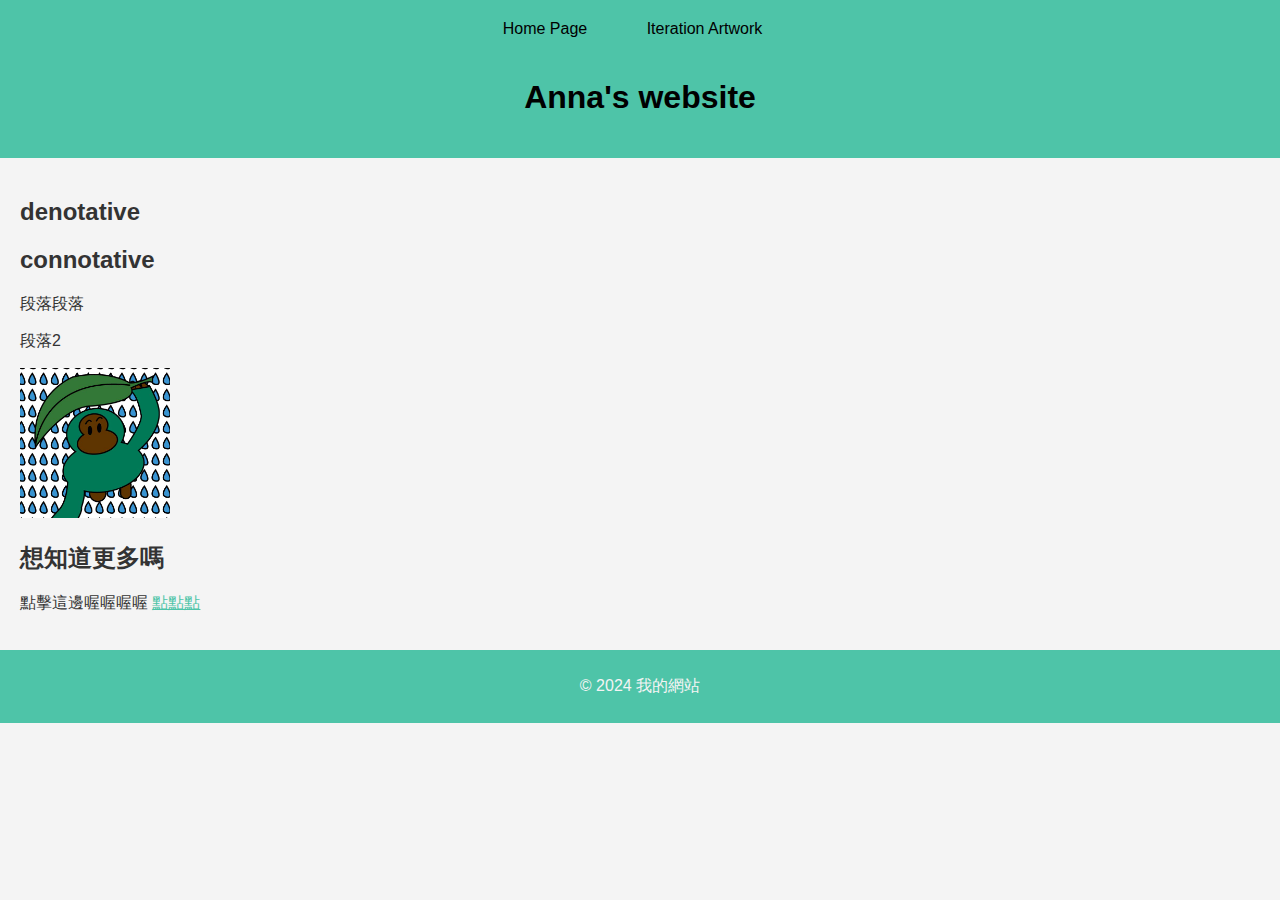
<file: index.html>
<!DOCTYPE html>
<html lang = 'zh'>
    <head>
        <meta charset = 'UTF-8'>
        <meta name = 'viewport' content  = 'width=device-width, initial-scale=1.0'>
        <title>Anna's website</title>
        <link rel="stylesheet" href="styles.css">
    </head>
    <body>
        <header>
            <nav>
                <ul>
                    <li><a href='index.html'>Home Page</a></li>
                    <li><a href='iteration.html'>Iteration Artwork</a></li>
                </ul>
            </nav>
            <h1>Anna's website</h1>
        </header>
        <main>
            <section>
                <h2>denotative</h2>
                <h2>connotative</h2>
                <p>段落段落</p>
                <p>段落2</p>
                <img src="img/gorilla_rain.jpg" alt="猩猩遮雨" width="150" height="auto">
            </section>
            <section>
                <h2>想知道更多嗎</h2>
                <p>點擊這邊喔喔喔喔 <a href="https://chatgpt.com/">點點點</a></p>
            </section>
        </main>
        <footer>
            <p>&copy; 2024 我的網站</p>
        </footer>
        <script src="script.js"></script>
    </body>
</html>
</file>
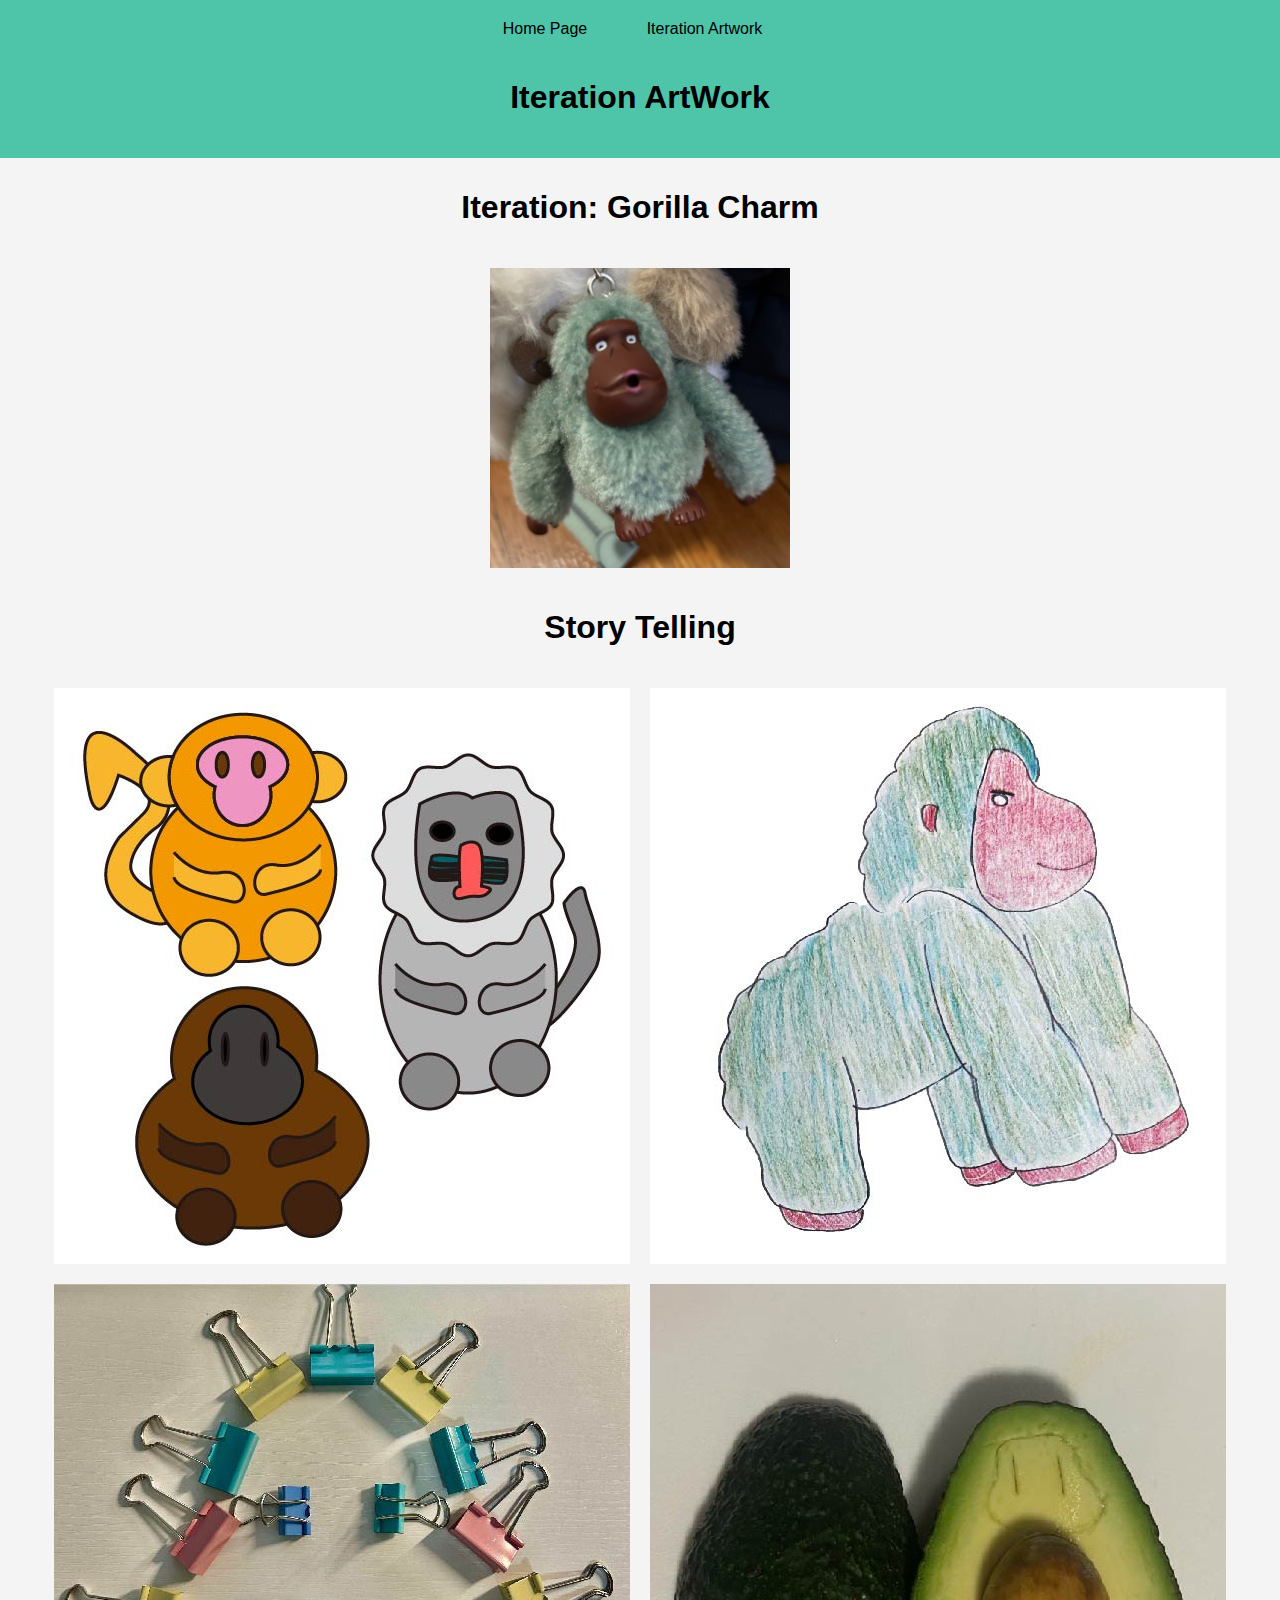
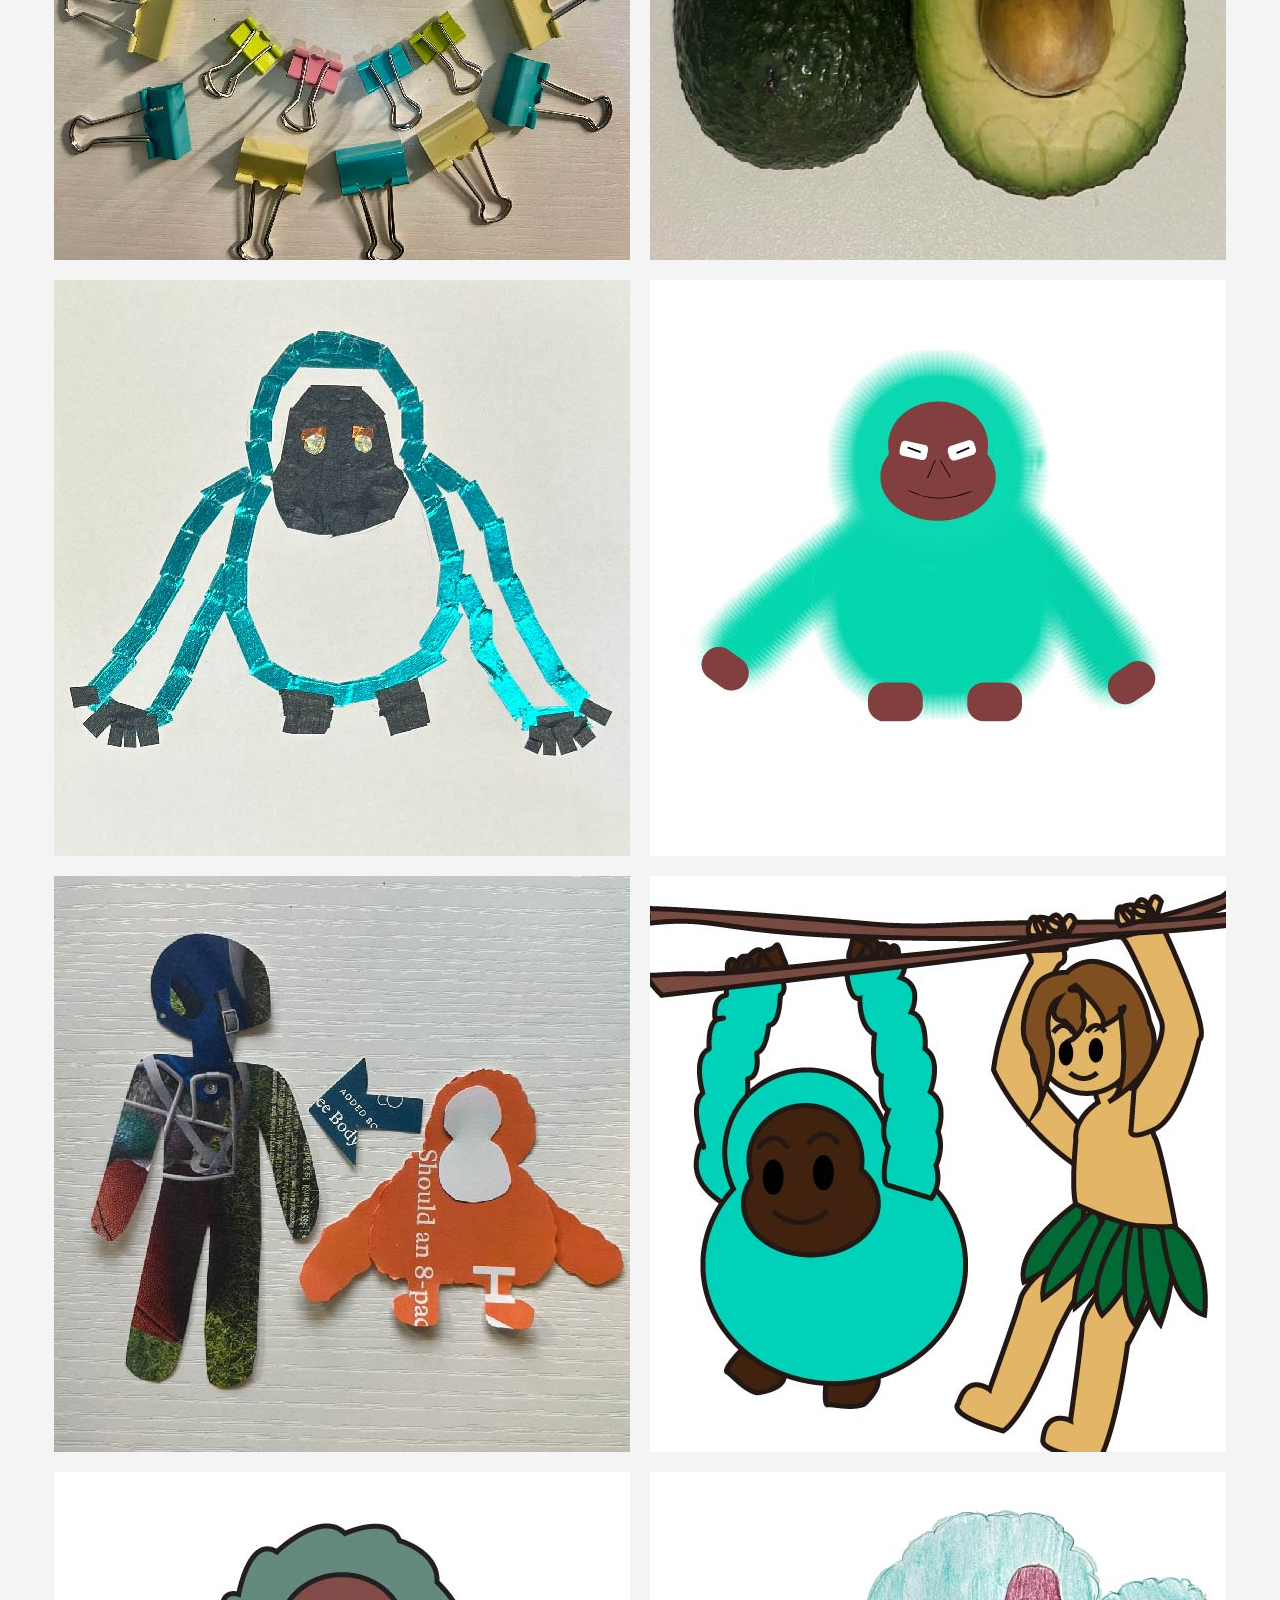
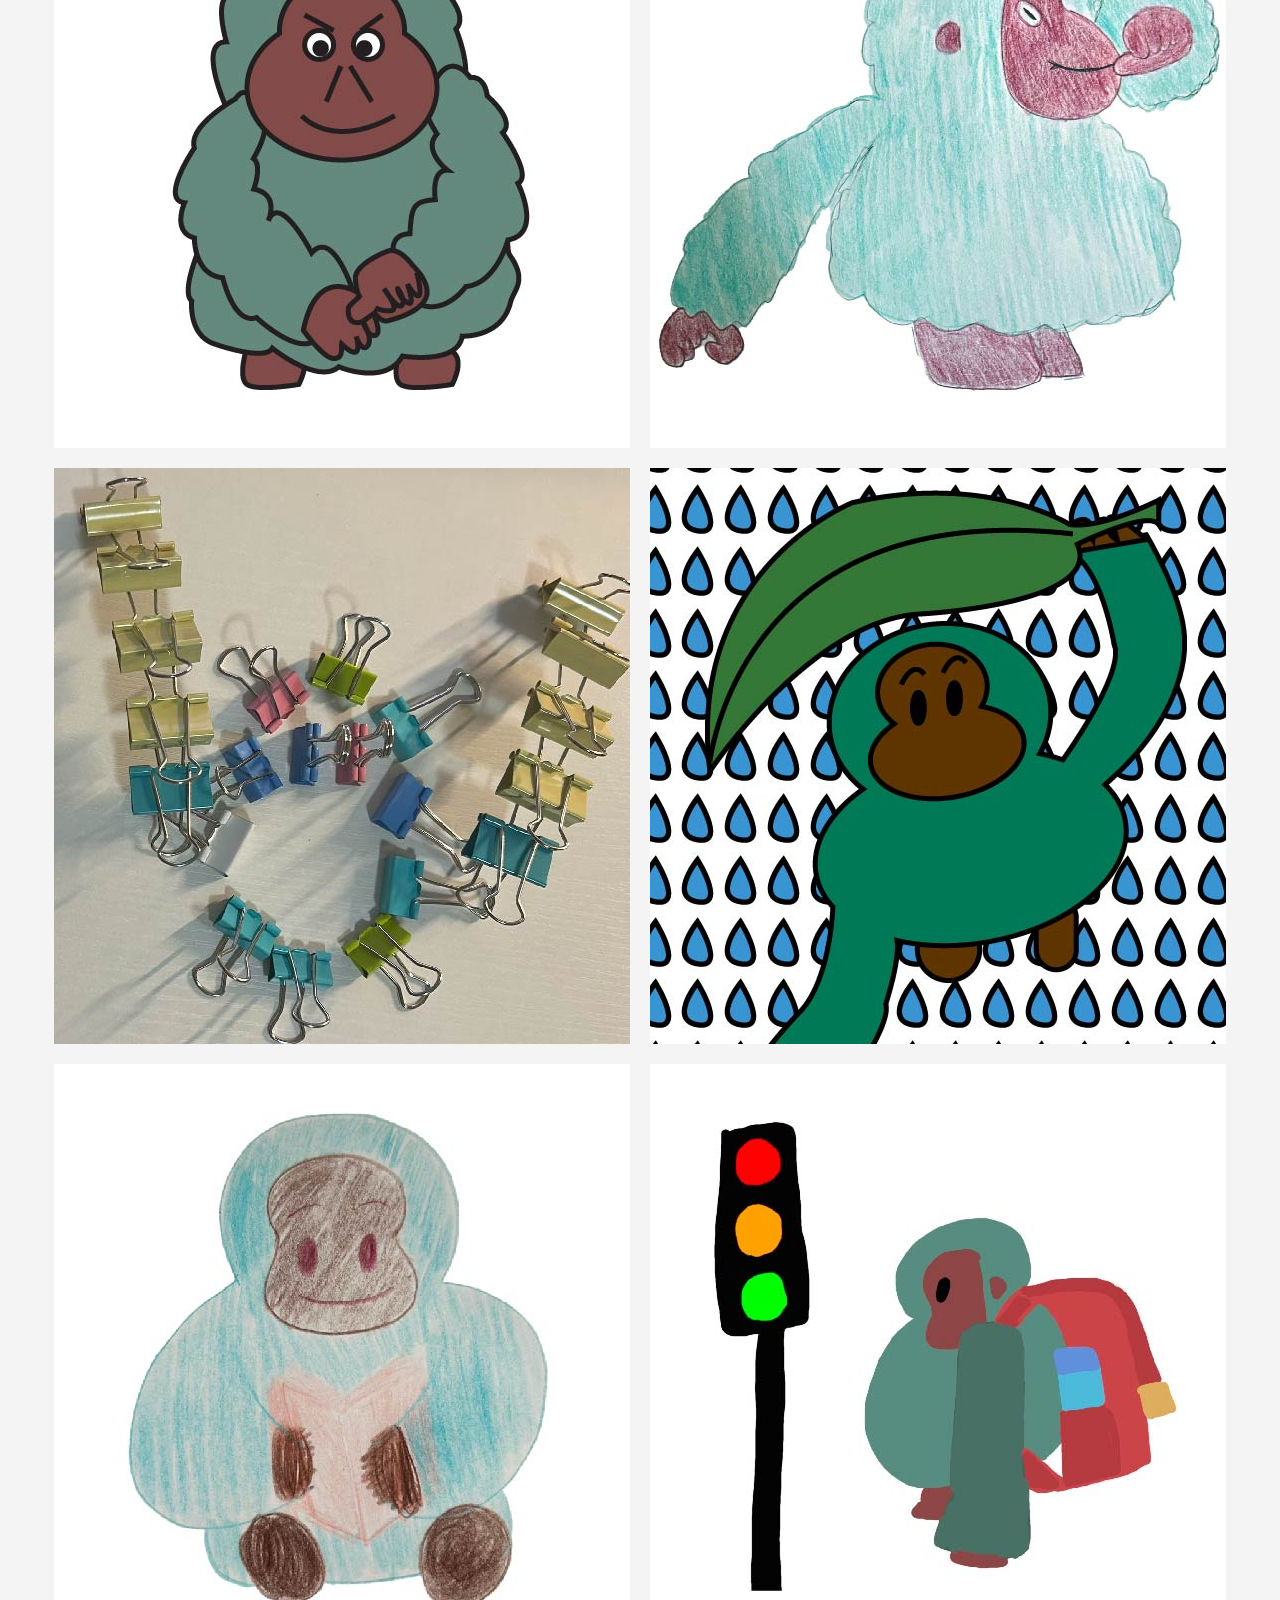
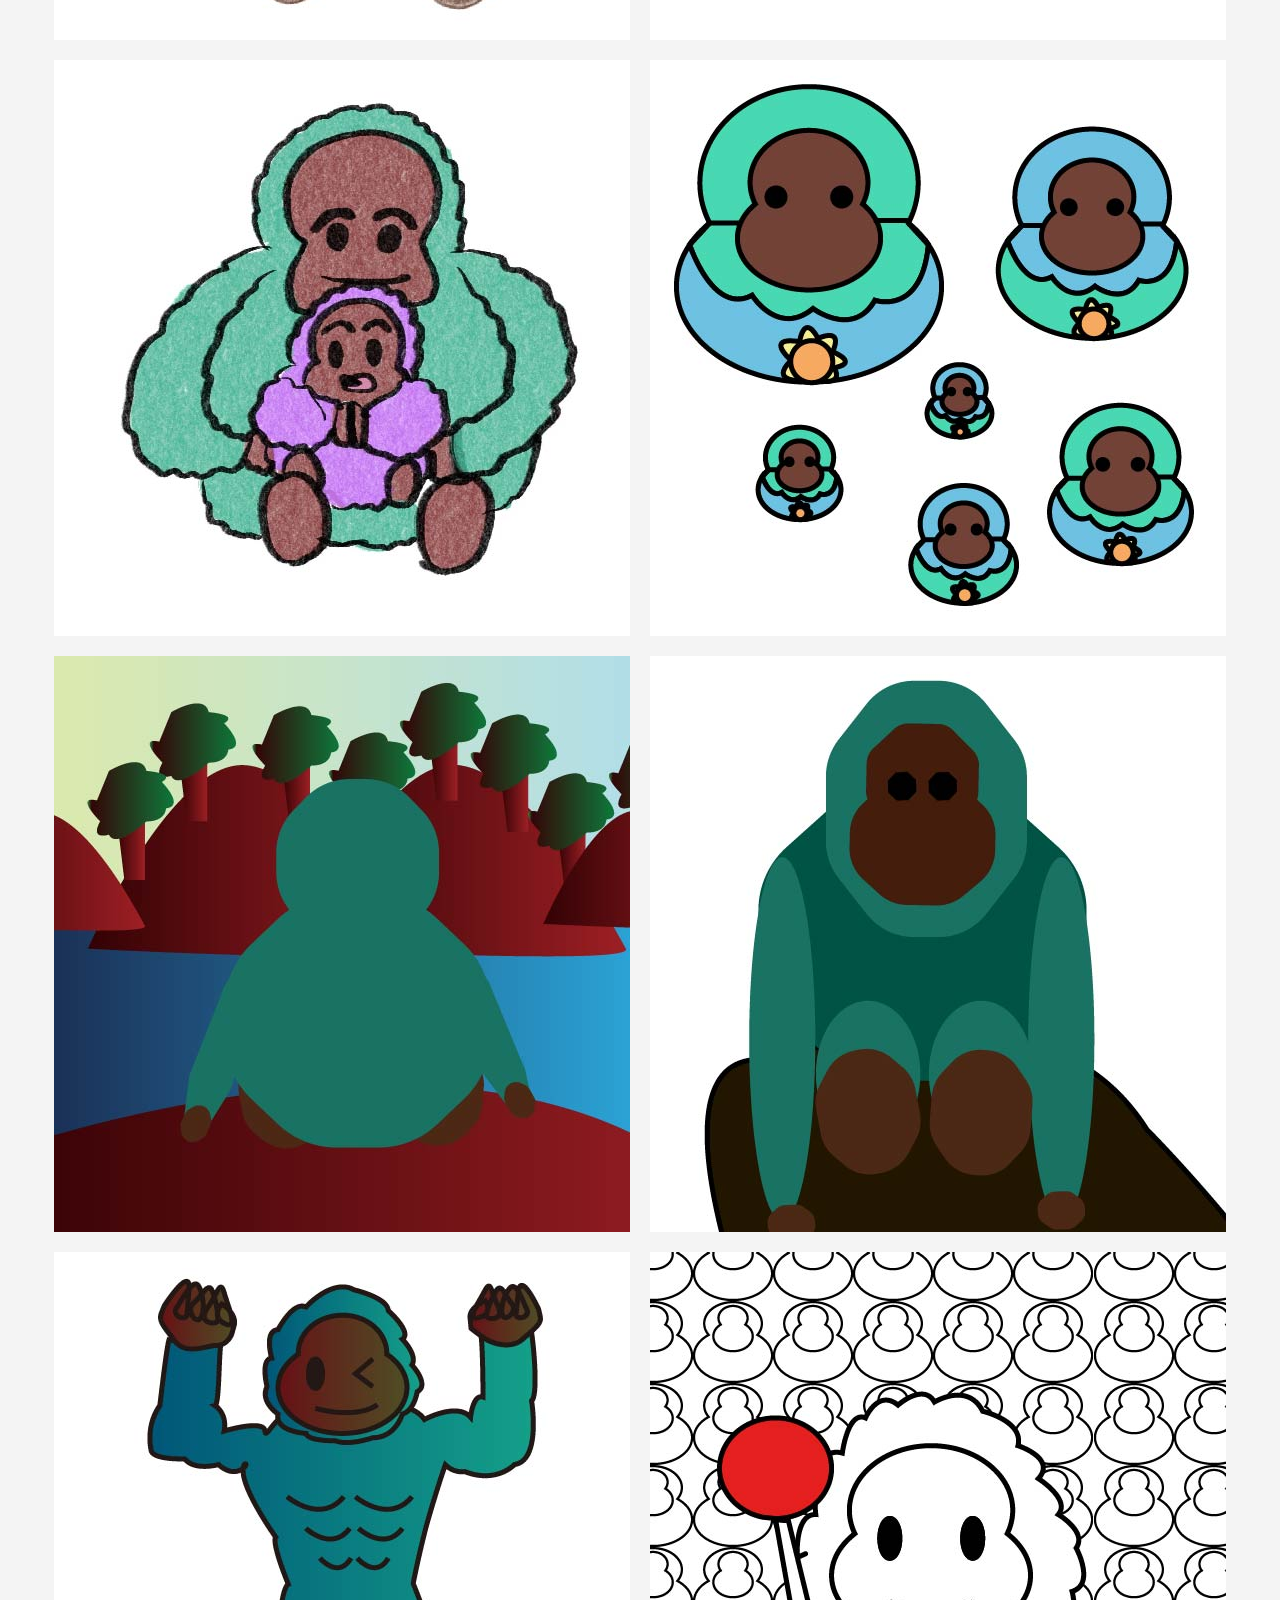
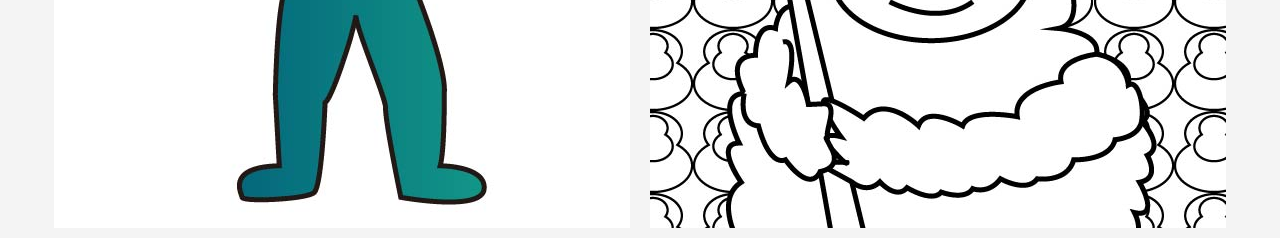
<file: iteration.html>
<!DOCTYPE html>
<html lang="zh">
    <head>
        <meta charset="UTF-8">
        <meta name = 'viewport' content="width-device-width, initial-scale=1.0">
        <title>Iteration Artwork</title>
        <link rel="stylesheet" href="styles.css">
    </head>
    <header>
        <nav>
            <ul>
                <li><a href='index.html'>Home Page</a></li>
                <li><a href='iteration.html'>Iteration Artwork</a></li>
            </ul>
        </nav>
        <h1>Iteration ArtWork</h1>
    </header>
    <body>
        <h1>Iteration: Gorilla Charm</h1>
        <div class="image-container">
            <img src="img/iteration_gorilla.jpg" width="300px" height="auto">
        </div>
        <h1>Story Telling</h1>
        <div class="image-container">
            <img src="img/ape_monkey.jpg">
            <img src="img/side.jpg">  
        </div>
        <div class="image-container">
            <img src="img/clip_guava.jpg">
            <img src="img/guava.jpg">
        </div>
        <div class="image-container">
            <img src="img/tape_gorilla.jpg">
            <img src="img/furry.jpg">
        </div>
        <div class="image-container">
            <img src="img/evolution'.jpg">
            <img src="img/tarzan.jpg">
        </div>
        <div class="image-container">
            <img src="img/holdhand.jpg">
            <img src="img/side_mouth.jpg">
        </div>
        <div class="image-container">
            <img src="img/clip_banana.jpg">
            <img src="img/gorilla_rain.jpg">
        </div>
        <div class="image-container">
            <img src="img/read.jpg">
            <img src="img/red_light.jpg">
        </div>
        <div class="image-container">
            <img src="img/draw_child.jpg">
            <img src="img/russian_doll.jpg">
        </div>
        <div class="image-container">
            <img src="img/watch_mount.jpg">
            <img src="img/rock_sitting.jpg">
        </div>
        <div class="image-container">
            <img src="img/muscle.jpg">
            <img src="img/leader.jpg">
        </div>

    </body>
</html>
</file>
<file: styles.css>
body{
    font-family:Arial, Helvetica, sans-serif;
    background-color: #f4f4f4;
    color: #333;
    margin: 0;
    padding: 0;
}

header{
    max-width: 100%;
    height: auto;
    background-color: #4ec4a8;
    padding: 10px;
    text-align: center;
    color:white;
}

h1{

    padding: 10px;
    text-align: center;
    color:black;
}

main{
    padding: 20px;
}

a{
    color: #4ec4a8;
}

img{
    max-width: 100%;
    height: auto;
    object-fit: contain;
    flex-wrap: wrap;     
}

.image-container{
    padding: 10px;
    display: flex;
    justify-content:center;
    align-items: center;
    gap: 20px;
}

.button{
    padding: 10px 20px;
    background-color: white;
    color: #333;
    border: none;
    border-radius: 5px;
    cursor: pointer;
    font-size: 16px;
}

.button:hover{
    background-color: grey;
}

footer{
    text-align: center;
    padding: 10px;
    background-color: #4ec4a8;
    color: #f4f4f4;
}

nav ul{
    list-style-type: none;
    padding: 10px;
    margin: 0;
}

nav ul li {
    display: inline;  
    margin-right: 15px; 
}

nav ul li a {
    padding: 10px 20px;
    text-decoration: none; 
    color: black;
    cursor: pointer;   
}

nav ul li a:hover {
    color: rgb(37, 155, 202);  
}
</file>
